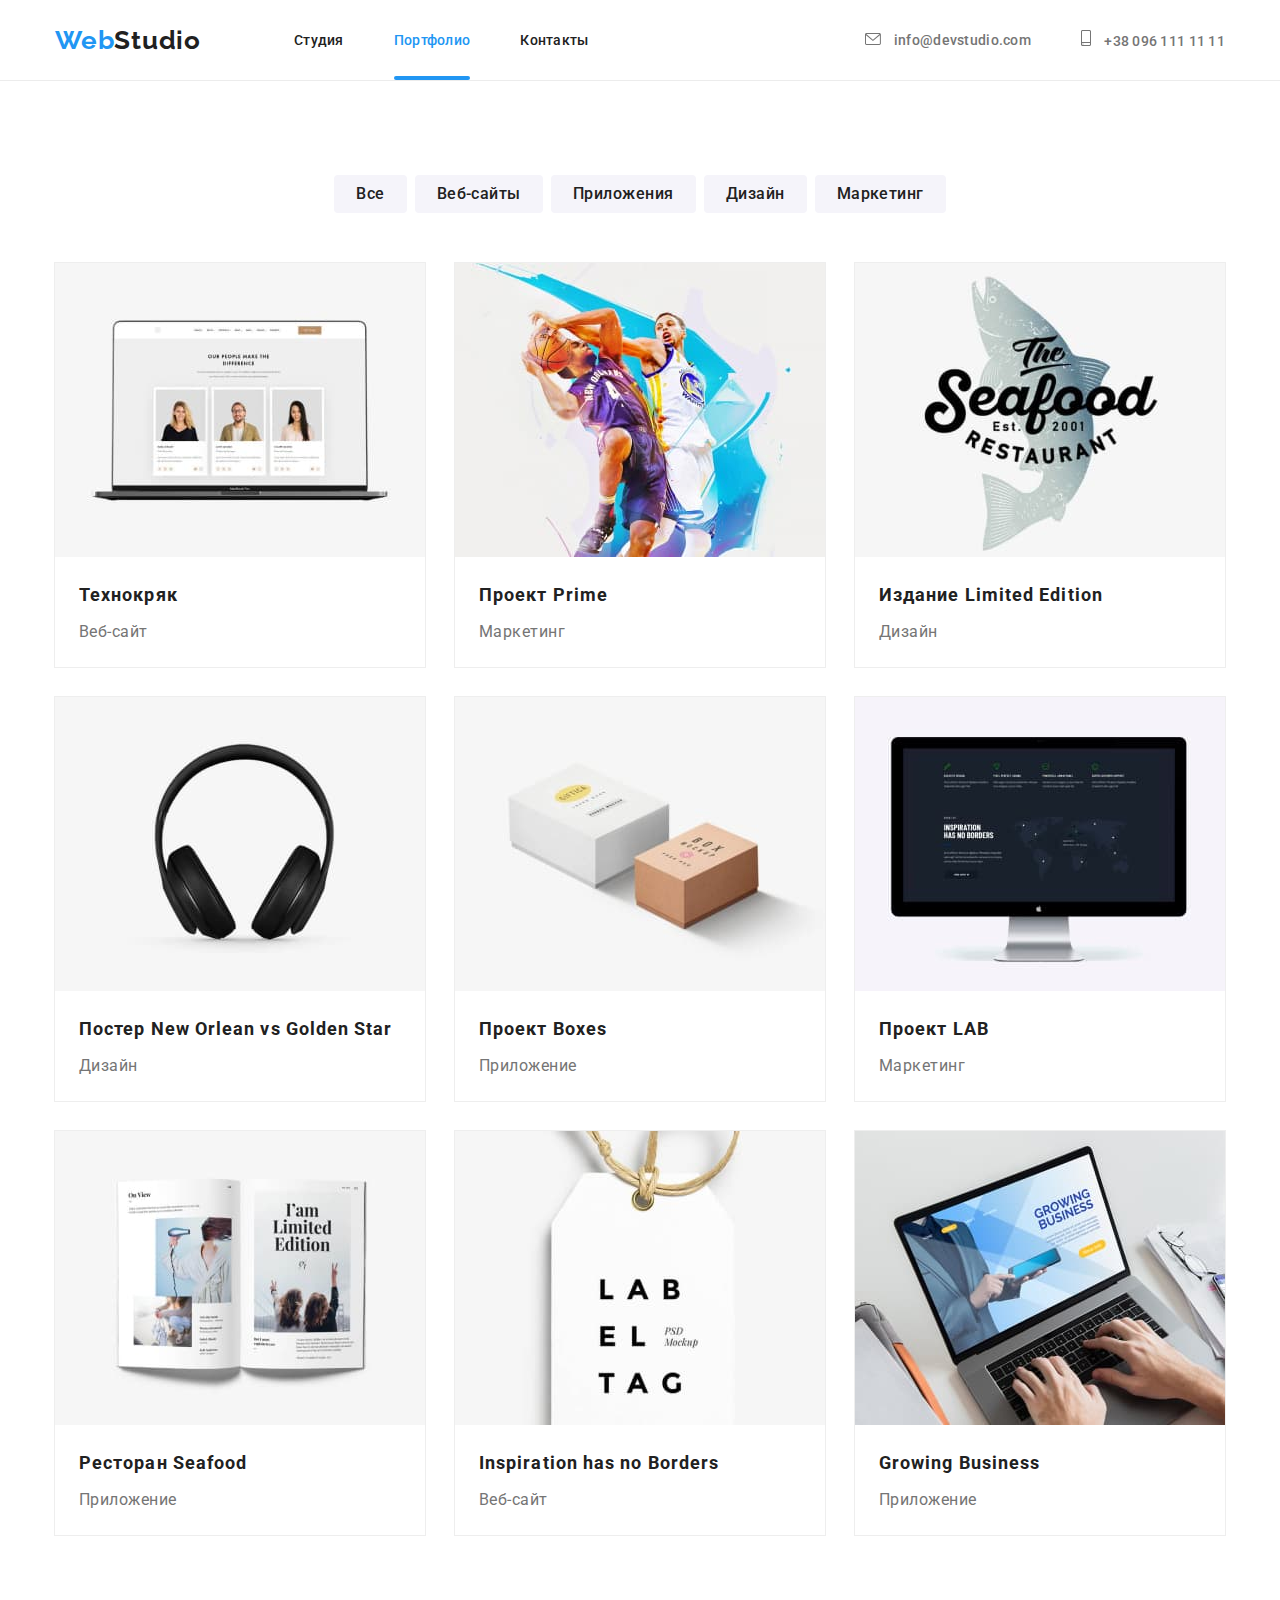
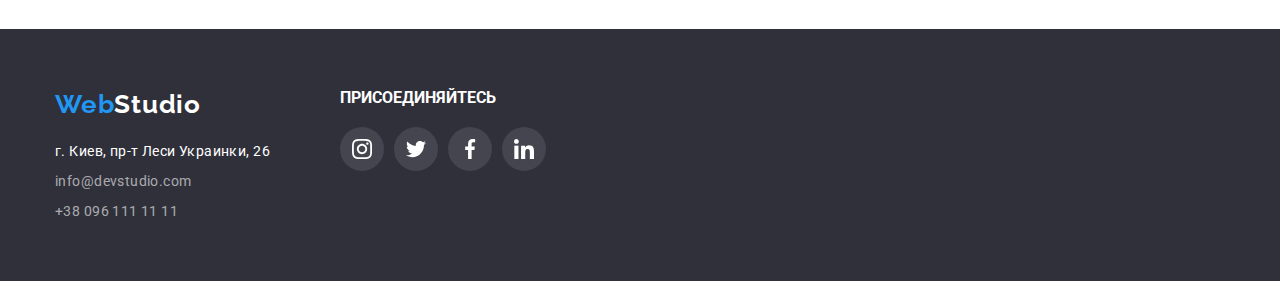
<file: portfolio.html>
<!DOCTYPE html>
<html lang="en">
<head>
    <meta charset="UTF-8">
    <meta name="viewport" content="width=device-width, initial-scale=1.0">
    <title>Портфолио</title>
    <link rel="preconnect" href="https://fonts.gstatic.com">
    <link href="https://fonts.googleapis.com/css2?family=Raleway:wght@700&family=Roboto:wght@400;500;700;900&display=swap"
        rel="stylesheet">
    <link rel="stylesheet" href="https://cdnjs.cloudflare.com/ajax/libs/modern-normalize/1.0.0/modern-normalize.min.css"
        integrity="sha512-ISS7cAi1PEhQ8jnbJpJZMd29NlhNj4AWYyLOSp2CE/CsHxTCu+r+t0D2yoJudVrd0/8fTVPUVDzY5Tvli75u/g=="
        crossorigin="anonymous" />
    <link rel="stylesheet" href="./styles.css" />
    </head>
<body>
    <!-- HEADER -->
    <header class="header">
        <div class="conteiner main-nav">
            <nav class="navigation">
                <a class="logotype" href="./index.html" lang="en">
                    <span class="logo-part-one">Web</span>Studio
                </a>
                <ul class="navigation-list item">
                    <li class="navigation-list-item">
                        <a class="navigation-list-link " href="./index.html">Студия</a>
                    </li>
                    <li class="navigation-list-item">
                        <a class="navigation-list-link current" href="./portfolio.html">Портфолио</a>
                    </li>
                    <li class="navigation-list-item">
                        <a class="navigation-list-link" href="#">Контакты</a>
                    </li>
                </ul>
            </nav>
            <ul class="contact-header-list item">
                <li class="contact-header-item">
                    <a class="link-header" href="mailto:info@devstudio.com">
                        <svg class="heder-icon" width="16" height="12">
                            <use href="./img/symbol-defs.svg#icon-mail"></use>
                        </svg>
                        info@devstudio.com
                    </a>
                </li>
                <li class="contact-header-item">
                    <a class="link-header" href="tel:+380961111111">
                        <svg class="heder-icon" width="10" height="16">
                            <use href="./img/symbol-defs.svg#icon-smartphone"></use>
                        </svg>
                        +38 096 111 11 11
                    </a>
                </li>
            </ul>
        </div>
    </header>
    <main>

        <!-- FILTER -->
        <section class="filter">
            <div class="conteiner">
            <h1 class="visually-hidden">Filter</h1>
            <ul class="filter-list">
            <li class="filter-list-item">
                <button type="button" class="filter-button">Все                    
                </button>                
            </li>
            <li class="filter-list-item">
                <button type="button" class="filter-button">Веб-сайты</button>
            </li>
            <li class="filter-list-item">
                <button type="button" class="filter-button">Приложения</button>
            </li>
            <li class="filter-list-item">
                <button type="button" class="filter-button">Дизайн</button>
            </li class="filter-list-item">
            <li>
                <button type="button" class="filter-button">Маркетинг</button>
            </li>
            </ul>
    <!--PORTFOLIO  -->
            <ul class="portfolio-list item">
                <li class="portfolio-list-item">
                    <a class="portfolio-link">
                        <div class="portfolio-list-img-wparrer">
                    <img class="portfolio-img" src="./img/prt_1.jpg" alt="ноутбук показывает Веб-сайт" width="370" height="294">
                    <p class="overlay">
                    Технокряк это современная площадка распространения коронавируса. Компании используют эту платформу для цифрового
                шпионажа и атак на защищённые сервера конкурентов.</p>
                    </div>
                    <div class="portfolio-text">
                        <h2 class="portfolio-subtitle">Технокряк</h2>
                        <p class="portfolio-description">Веб-сайт</p>
                        </div>
                    </a>
                </li>
                <li class="portfolio-list-item">
                    <a class="portfolio-link">
                        <div class="portfolio-list-img-wparrer">
                    <img class="portfolio-img" src="./img/prt_2.jpg" alt="два баскетболиста играют в баскетбол" width="370" height="294">
                <p class="overlay">
                    Технокряк это современная площадка распространения коронавируса. Компании используют эту платформу для цифрового
                    шпионажа и атак на защищённые сервера конкурентов.</p>
                </div>
                    <div class="portfolio-text">
                        <h2 class="portfolio-subtitle">Проект Prime</h2>
                        <p class="portfolio-description">Маркетинг</p>
                       </div>
                     </a>
                </li>
                <li class="portfolio-list-item">
                    <a class="portfolio-link">
                        <div class="portfolio-list-img-wparrer">
                    <img class="portfolio-img" src="./img/prt_3.jpg" alt="логотип рыбного ресторана" width="370" height="294">
                    <p class="overlay">
                        Технокряк это современная площадка распространения коронавируса. Компании используют эту платформу для цифрового
                        шпионажа и атак на защищённые сервера конкурентов.</p>
                    </div>
                    <div class="portfolio-text">
                        <h2 class="portfolio-subtitle">Издание Limited Edition</h2>
                        <p class="portfolio-description">Дизайн</p>
                        </div>
                    </a>
                </li>
                <li class="portfolio-list-item">
                    <a class="portfolio-link">  
                        <div class="portfolio-list-img-wparrer">
                    <img class="portfolio-img" src="./img/prt_4.jpg" alt="наушники" width="370" height="294">
                    <p class="overlay">
                        Технокряк это современная площадка распространения коронавируса. Компании используют эту платформу для цифрового
                        шпионажа и атак на защищённые сервера конкурентов.</p>
                    </div>
                    <div class="portfolio-text">
                        <h2 class="portfolio-subtitle">Постер New Orlean vs Golden Star</h2>
                        <p class="portfolio-description">Дизайн</p>
                        </div>
                    </a>
                </li>
                <li class="portfolio-list-item"><a class="portfolio-link">
                    <div class="portfolio-list-img-wparrer">
                    <img class="portfolio-img" src="./img/prt_5.jpg" alt="две картонные коробки" width="370" height="294">
                <p class="overlay">
                    Технокряк это современная площадка распространения коронавируса. Компании используют эту платформу для цифрового
                    шпионажа и атак на защищённые сервера конкурентов.</p>
                </div>
                    <div class="portfolio-text">
                       <h2 class="portfolio-subtitle">Проект Boxes</h2>
                    <p class="portfolio-description">Приложение</p>
                </div>
            </a>
                </li>
                <li class="portfolio-list-item"><a class="portfolio-link">
                    <div class="portfolio-list-img-wparrer">
                    <img class="portfolio-img" src="./img/prt_6.jpg" alt="мак" width="370" height="294">
                <p class="overlay">
                    Технокряк это современная площадка распространения коронавируса. Компании используют эту платформу для цифрового
                    шпионажа и атак на защищённые сервера конкурентов.</p>
                </div>
                    <div class="portfolio-text"> <h2 class="portfolio-subtitle">Проект LAB</h2>
                    <p class="portfolio-description">Маркетинг</p>
               </div> </a>
                </li>
                <li class="portfolio-list-item"><a class="portfolio-link">
                    <div class="portfolio-list-img-wparrer">
                    <img class="portfolio-img" src="./img/prt_7.jpg" alt="женский журнал" width="370" height="294">
                    <p class="overlay">
                        Технокряк это современная площадка распространения коронавируса. Компании используют эту платформу для цифрового
                        шпионажа и атак на защищённые сервера конкурентов.</p>
                    </div>
                    <div class="portfolio-text"><h2 class="portfolio-subtitle">Ресторан Seafood</h2>
                        <p class="portfolio-description">Приложение</p>
                        </div></a>
                </li>
                <li class="portfolio-list-item"><a class="portfolio-link">
                    <div class="portfolio-list-img-wparrer">
                    <img class="portfolio-img" src="./img/prt_8.jpg" alt="бирка" width="370" height="294">
                    <p class="overlay">
                        Технокряк это современная площадка распространения коронавируса. Компании используют эту платформу для цифрового
                        шпионажа и атак на защищённые сервера конкурентов.</p>
                    </div>
                    <div class="portfolio-text"><h2 class="portfolio-subtitle">Inspiration has no Borders</h2>
                        <p class="portfolio-description">Веб-сайт</p>
                       </div> </a>
                </li>
                <li class="portfolio-list-item"><a class="portfolio-link">
                    <div class="portfolio-list-img-wparrer">
                    <img class="portfolio-img" src="./img/prt_9.jpg" alt="руки на клавиатуре ноутбука" width="370" height="294">
                    <p class="overlay">
                        Технокряк это современная площадка распространения коронавируса. Компании используют эту платформу для цифрового
                        шпионажа и атак на защищённые сервера конкурентов.</p>
                    </div>
                    <div class="portfolio-text"><h2 class="portfolio-subtitle">Growing Business</h2>
                        <p class="portfolio-description">Приложение</p>
                        </div></a>
                </li>
            </ul>
        </div>
        </section>
    </main>
    <!-- FOOTER -->
    <footer class="footer">
        <div class="conteiner footer-content">
            <div footer-address>
                <a class="logotype-footer" href="./index.html" lang="en">
                    <span class="logo-part-one">Web</span>Studio
                </a>
                <address class="contacs">
                    <ul class="contact-footer-list item">
                        <li class="contact-footer-item">
                            <a class="map-link-footer" href="https://goo.gl/maps/ABbswX1ivT6hStLS6">г. Киев, пр-т Леси
                                Украинки, 26</a>
                        </li>
                        <li class="contact-footer-item">
                            <a class="mail-link-footer" href="mailto:info@devstudio.com">info@devstudio.com</a>
                        </li>
                        <li class="contact-footer-item">
                            <a class="phone-link-footer" href="tel:+380961111111">+38 096 111 11 11</a>
                        </li>
                    </ul>
                </address>
            </div>
            <div class="footer-social">
                <p class="footer-social-title">Присоединяйтесь</p>
                <ul class="footer-cocial-list item">
                    <li class="footer-list-items">
                        <a class="footer-social-link" href="#">
                            <svg class="footer-social-icon" height='20' width='20'>
                                <use href="./img/symbol-defs.svg#icon-instagram"></use>
                            </svg>
                        </a>
                    </li>
                    <li class="footer-list-items">
                        <a class="footer-social-link" href="#">
                            <svg class="footer-social-icon" height='20' width='20'>
                                <use href="./img/symbol-defs.svg#icon-twitter"></use>
                            </svg>
                        </a>
                    </li>
                    <li class="footer-list-items">
                        <a class="footer-social-link" href="#">
                            <svg class="footer-social-icon" height='20' width='20'>
                                <use href="./img/symbol-defs.svg#icon-facebook"></use>
                            </svg>
                        </a>
                    </li>
                    <li class="footer-list-items">
                        <a class="footer-social-link" href="#">
                            <svg class="footer-social-icon" height='20' width='20'>
                                <use href="./img/symbol-defs.svg#icon-linkedin"></use>
                            </svg>
                        </a>
                    </li>
                </ul>
    
            </div>
        </div>
    </footer>
    </body>
    
    </html>
</file>
<file: styles.css>
:root {
  --text-font: "Roboto", sans-serif;
  --logo-font: "Raleway", sans-serif;
  --accent-color: rgb(33, 150, 243);
  --title-text-color: #212121;
  --text-color: #757575;
  --accent-background: #2f303a;
  --second-text-color: #ffffff;
  --section-team-color: #f5f4fa;
  --icons-color: #afb1b8;
  --standart-cubic: cubic-bezier(0.4, 0, 0.2, 1);
}

/* Убираем подчеркивание у ссылок */
a {
  text-decoration: none;
}
/* Убираем курсив у адреса */
address {
  font-style: normal;
}
h1,
h2,
h3,
h4,
h5,
h6,
p {
  margin: 0;
}
ul {
  list-style: none;
}
.item {
  padding: 0;
  margin: 0;
}
body {
  margin: 0;
  font-family: var(--text-font);
  color: var(--text-color);
}
html {
  box-sizing: border-box;
}
.conteiner {
  width: 1200px;
  margin: 0 auto;
  padding: 0 15px;
  box-sizing: border-box;
}
.section {
  padding: 94px 0;
}
/* ========== HEADER ========== */
.header {
  border-bottom: 1px solid #ececec;
}
.navigation {
  display: flex;
  align-items: center;
}
.main-nav {
  display: flex;
  align-items: center;
}
.logotype {
  display: inline-block;
  font-family: var(--logo-font);
  font-weight: 700;
  font-size: 26px;
  line-height: 1.192;
  letter-spacing: 0.03em;
  color: var(--title-text-color);
}
.logotype:focus,
.logotype:hover {
  color: var(--accent-color);
}
.logo-part-one {
  color: var(--accent-color);
}
.navigation-list {
  display: flex;
  align-items: center;
  margin-left: 93px;
}
.navigation-list-item {
  position: relative;
}
.navigation-list-item:not(:last-child) {
  margin-right: 50px;
}
.navigation-list-link {
  display: block;
  color: var(--title-text-color);
  font-weight: 500;
  font-size: 14px;
  line-height: 1.142;
  letter-spacing: 0.02em;
  padding-top: 32px;
  padding-bottom: 32px;
  transition: color 250ms var(--standart-cubic);
}

.navigation-list-link:hover,
.navigation-list-link:focus {
  color: var(--accent-color);
}
.navigation-list-link.current {
  color: var(--accent-color);
}
.contact-header-list {
  display: flex;
  margin-left: auto;
}
.contact-header-item:not(:last-child) {
  margin-right: 50px;
}
.link-header {
  padding: 32px 0;
}
.link-header {
  font-weight: 500;
  font-size: 14px;
  line-height: 1.142;
  letter-spacing: 0.02em;
  color: var(--text-color);
  transition: color 250ms var(--standart-cubic);
}

.link-header:hover,
.link-header:focus {
  color: var(--accent-color);
}
.clients-icon {
  fill: currentColor;
}

.heder-icon {
  display: inline-block;
  margin-right: 10px;
  fill: currentColor;
  box-sizing: border-box;
}
/* ========== END HEADER ========== */
/* ========== HERO ========== */

.hero {
  background-color: var(--accent-background);
  max-width: 1600px;
  background-image: linear-gradient(
      rgba(47, 48, 58, 0.4),
      rgba(47, 48, 58, 0.4)
    ),
    url(./img/herobg.jpg);
  background-repeat: no-repeat;
  background-position: center;
  background-size: cover;
  padding: 200px 0px;
  text-align: center;
  margin-left: auto;
  margin-right: auto;
}
.hero-title {
  max-width: 696px;
  margin-top: 0;
  margin-bottom: 30px;
  margin-left: auto;
  margin-right: auto;
  font-weight: 900;
  font-size: 44px;
  line-height: 1.363;
  letter-spacing: 0.06em;
  text-transform: uppercase;
  color: var(--second-text-color);
}
.modal-btn {
  font-family: inherit;
  text-align: center;
  font-weight: 700;
  font-size: 16px;
  line-height: 1.875;
  letter-spacing: 0.06em;
  color: var(--second-text-color);
  background-color: var(--accent-color);
  padding: 10px 32px;
  width: 200px;
  height: 50px;
  margin: 0 auto;
  box-shadow: 0px 4px 4px rgba(0, 0, 0, 0.15);
  border-radius: 4px;
  white-space: nowrap;
  cursor: pointer;
  border: transparent;
}
.modal-btn :hover,
.modal-btn :focus {
  color: var(--accent-color);
}
/* ========== END HERO ========== */
/* ========== BENEFITS ========== */
.benefits {
  padding-top: 94px;
}
.benefits-list {
  display: flex;
  padding-left: 0;
  margin: 0;
}
.benefits-list-item {
  width: 270px;
}

.benefits-title {
  color: var(--title-text-color);
  font-weight: 700;
  font-size: 14px;
  line-height: 1.142;
  letter-spacing: 0.03em;
  text-transform: uppercase;
  margin-bottom: 10px;
}
.benefits-description {
  font-weight: 400;
  font-size: 14px;
  line-height: 1.714;
  letter-spacing: 0.03em;
}
.benefits-list-item:not(:last-child) {
  margin-right: 30px;
}
.benefits-list-item::before {
  content: "";
  display: block;
  height: 120px;
  background-color: var(--section-team-color);
  border-radius: 4px;
  margin-bottom: 30px;
  background-repeat: no-repeat;
  background-size: 70px 70px;
  background-position: center;
}
.benefits-list-item.antenna::before {
  background-image: url("./img/antenna.svg");
}
.benefits-list-item.clock::before {
  background-image: url("./img/clock.svg");
}
.benefits-list-item.diagram::before {
  background-image: url("./img/diagram.svg");
}
.benefits-list-item.astronaut::before {
  background-image: url("./img/astronaut.svg");
}
/* ========== END BENEFITS  ========== */

/* ========== ABOUT US  ========== */
.about {
  padding-top: 0;
}
.about-list {
  display: flex;
  padding-left: 0;
  margin: 0;
}
.about-list-item {
  height: 294px;
}
.about-list-item:not(:last-child) {
  margin-right: 30px;
}
/* ========== END ABOUT US  ========== */

/* ========== TEAM  ========== */

.title {
  margin-bottom: 50px;
  font-weight: 700;
  font-size: 36px;
  line-height: 1.166;
  text-align: center;
  letter-spacing: 0.03em;
  color: var(--title-text-color);
}
.team {
  background-color: var(--section-team-color);
}
.team-card-text {
  padding: 30px 15px;
}
.team-list {
  display: flex;
  padding-left: 0;
  margin: 0;
}
.team-list-card {
  width: 270px;
  box-shadow: 0px 1px 3px rgba(0, 0, 0, 0.12), 0px 1px 1px rgba(0, 0, 0, 0.14),
    0px 2px 1px rgba(0, 0, 0, 0.2);
  border-radius: 0px 0px 4px 4px;
}
.team-list-card:not(:last-child) {
  margin-right: 30px;
}
.team-subtitle {
  font-weight: 500;
  font-size: 16px;
  line-height: 1.187;
  text-align: center;
  letter-spacing: 0.03em;
  color: var(--title-text-color);
}
.team-description {
  font-weight: 400;
  font-size: 16px;
  line-height: 1.187;
  text-align: center;
  letter-spacing: 0.03em;
  margin-top: 10px;
  margin-bottom: 16px;
}
.social-list {
  display: flex;
  justify-content: center;
}
.social-list-item:not(:last-child) {
  margin-right: 10px;
}
.social-list-link {
  display: flex;
  justify-content: center;
  align-items: center;
  width: 44px;
  height: 44px;
  border-radius: 50%;
  background-color: transparent;
  color: var(--icons-color);
  transition: color 250ms var(--standart-cubic),
    background-color 250ms var(--standart-cubic);
}
.social-link-ikon {
  fill: currentColor;
}

.social-list-link:hover,
.social-list-link:focus {
  background-color: var(--accent-color);
  color: var(--second-text-color);
}

/* ==========  AND TEAM  ========== */
/* ==========  CLIENT  ========== */
.client-list {
  display: flex;
}
.client-list-item:not(:last-child) {
  margin-right: 30px;
}
.client-list-item {
  width: 170px;
  height: 90px;
}
.client-link {
  display: flex;
  justify-content: center;
  align-items: center;
  height: 100%;
  width: 100%;
  cursor: pointer;
  border: 1px solid rgba(175, 177, 184, 1);
  border-radius: 4px;
  color: var(--icons-color);
  transition: color 250ms var(--standart-cubic),
    border-color 250ms var(--standart-cubic);
}
.client-icon {
  fill: currentColor;
}
.client {
  padding: 94px 0;
}
.client-link:hover {
  color: var(--accent-color);
  border-color: var(--accent-color);
}
/* ==========  AND CLIENT  ========== */
/* ==========  PORTFOLIO  ========== */
.current::after {
  content: "";
  position: absolute;
  left: 0;
  bottom: 0;
  display: block;
  width: 100%;
  height: 4px;
  border-radius: 2px;
  background-color: var(--accent-color);
}
.visually-hidden:not(:focus):not(:active),
input[type="checkbox"].visually-hidden,
input[type="radio"].visually-hidden {
  position: absolute;
  width: 1px;
  height: 1px;
  margin: -1px;
  border: 0;
  padding: 0;
  white-space: nowrap;
  clip-path: inset(100%);
  clip: rect(0 0 0 0);
  overflow: hidden;
}
.overlay {
  position: absolute;
  left: 0;
  top: 0;
  width: 100%;
  height: 100%;
  background-color: rgba(33, 150, 243, 0.9);
  font-family: var (var(--text-font));
  font-weight: 400;
  font-size: 18px;
  line-height: 1.55;
  color: var(--second-text-color);
  letter-spacing: 0.03em;
  padding: 63px 24px;
  transform: translateY(100%);
  transition: transform 250ms cubic-bezier(0.4, 0, 0.2, 1);
}
.portfolio-list-img-wparrer {
  position: relative;
  overflow: hidden;
}
.portfolio-link:hover .overlay,
.portfolio-link:focus .overlay {
  transform: translateY(0);
}

.filter-list {
  margin-top: 0;
  padding-left: 0;
  display: flex;
  justify-content: center;
  margin-bottom: 50px;
}
.filter-list-item:not(:last-child) {
  margin-right: 8px;
}
.filter-button {
  border: none;
  background: #f5f4fa;
  border-radius: 4px;
  padding: 6px 22px;
  cursor: pointer;
  font-family: inherit;
  font-weight: 500;
  font-size: 16px;
  line-height: 1.625;
  color: var(--title-text-color);
  text-align: center;
  letter-spacing: 0.03em;
  transition: background-color 250ms var(--standart-cubic),
    color 250ms var(--standart-cubic), box-shadow 250ms var(--standart-cubic);
}
.filter {
  padding-top: 94px;
  padding-bottom: 94px;
}

.portfolio-list-item {
  outline: 1px solid #eeeeee;
  width: 370px;
}
.portfolio-link:hover,
.portfolio-link:focus {
  box-shadow: 0px 1px 1px rgba(0, 0, 0, 0.12), 0px 4px 4px rgba(0, 0, 0, 0.06),
    1px 4px 6px rgba(0, 0, 0, 0.16);
}
.portfolio-link {
  display: block;
  transition: box-shadow 250ms var(--standart-cubic);
}
.portfolio-list-item:not(:nth-last-child(-n + 3)) {
  margin-bottom: 30px;
}

.portfolio-list {
  display: flex;
  flex-wrap: wrap;
}

.portfolio-text {
  padding: 20px 24px;
}
.portfolio-list-item:not(:nth-child(3n + 3)) {
  margin-right: 30px;
}
.filter-button:hover,
.filter-button:focus {
  color: var(--second-text-color);
  background-color: var(--accent-color);
  box-shadow: 0px 3px 1px rgba(0, 0, 0, 0.1), 0px 1px 2px rgba(0, 0, 0, 0.08),
    0px 2px 2px rgba(0, 0, 0, 0.12);
}
.portfolio-subtitle {
  font-weight: 700;
  font-size: 18px;
  line-height: 2;
  letter-spacing: 0.06em;
  color: var(--title-text-color);
  margin-bottom: 4px;
}
.portfolio-description {
  font-weight: 400;
  font-size: 16px;
  line-height: 1.875;
  letter-spacing: 0.03em;
}
img {
  display: block;
  max-width: 100%;
  height: auto;
}
/* ==========  AND PORTFOLIO  ========== */
/* ==========  FOOTER  ========== */
.footer {
  background-color: var(--accent-background);
  padding-top: 60px;
  padding-bottom: 60px;
}
.logotype-footer {
  display: block;
  font-family: var(--logo-font);
  font-weight: 700;
  font-size: 26px;
  line-height: 1.192;
  letter-spacing: 0.03em;
  color: var(--second-text-color);
  height: 31px;
  margin-bottom: 20px;
}
.logotype-footer:focus,
.logotype-footer:hover {
  color: var(--accent-color);
}

.contact-footer-item a:hover,
.contact-footer-item a:focus {
  color: var(--accent-color);
}
.map-link-footer {
  font-weight: 400;
  font-size: 14px;
  line-height: 1.714;
  letter-spacing: 0.03em;
  color: var(--second-text-color);
}
.mail-link-footer,
.phone-link-footer {
  font-weight: 400;
  font-size: 14px;
  line-height: 1.714;
  letter-spacing: 0.03em;
  color: rgba(255, 255, 255, 0.6);
}
.contact-footer-item:not(:last-child) {
  margin-bottom: 9px;
}
.contact-footer-item {
  height: 21px;
}
.footer-social-title {
  font-weight: 700;
  line-height: 1.14;
  text-transform: uppercase;
  color: var(--second-text-color);
  margin-top: 0;
  margin-bottom: 20px;
}
.footer-content {
  display: flex;
}
.footer-social {
  margin-left: 70px;
}
.footer-cocial-list {
  display: flex;
}
.footer-list-items:not(:last-child) {
  margin-right: 10px;
}
.footer-social-link {
  display: flex;
  justify-content: center;
  align-items: center;
  width: 44px;
  height: 44px;
  border-radius: 50%;
  background-color: rgba(255, 255, 255, 0.1);
  color: var(--second-text-color);
  transition: background-color 250ms var(--standart-cubic);
}
.footer-social-icon {
  fill: currentColor;
}
.footer-social-link:hover,
.footer-social-link:focus {
  background-color: var(--accent-color);
}
/* ==========  AND FOOTER  ========== */
/* ==========  BACKDROP  =========== */
.backdrop {
  position: fixed;
  top: 0;
  left: 0;
  width: 100%;
  height: 100%;
  background-color: rgba(0, 0, 0, 0.2);
}

.backdrop.is-hidden {
  opacity: 0;
  pointer-events: none;
}

.modal {
  position: absolute;
  top: 50%;
  left: 50%;
  transform: translate(-50%, -50%);
  padding: 40px;
  min-width: 528px;
  min-height: 581px;
  background-color: var(--main-light-color);
}

.close-btn {
  position: absolute;
  top: 8px;
  right: 8px;
  display: inline-flex;
  width: 30px;
  height: 30px;
  border: 1px solid rgba(0, 0, 0, 0.1);
  border-radius: 50%;
  justify-content: center;
  align-items: center;
  background-color: var(--main-light-color);
}
/*==========   AND BACKDROP  =============== */
</file>
